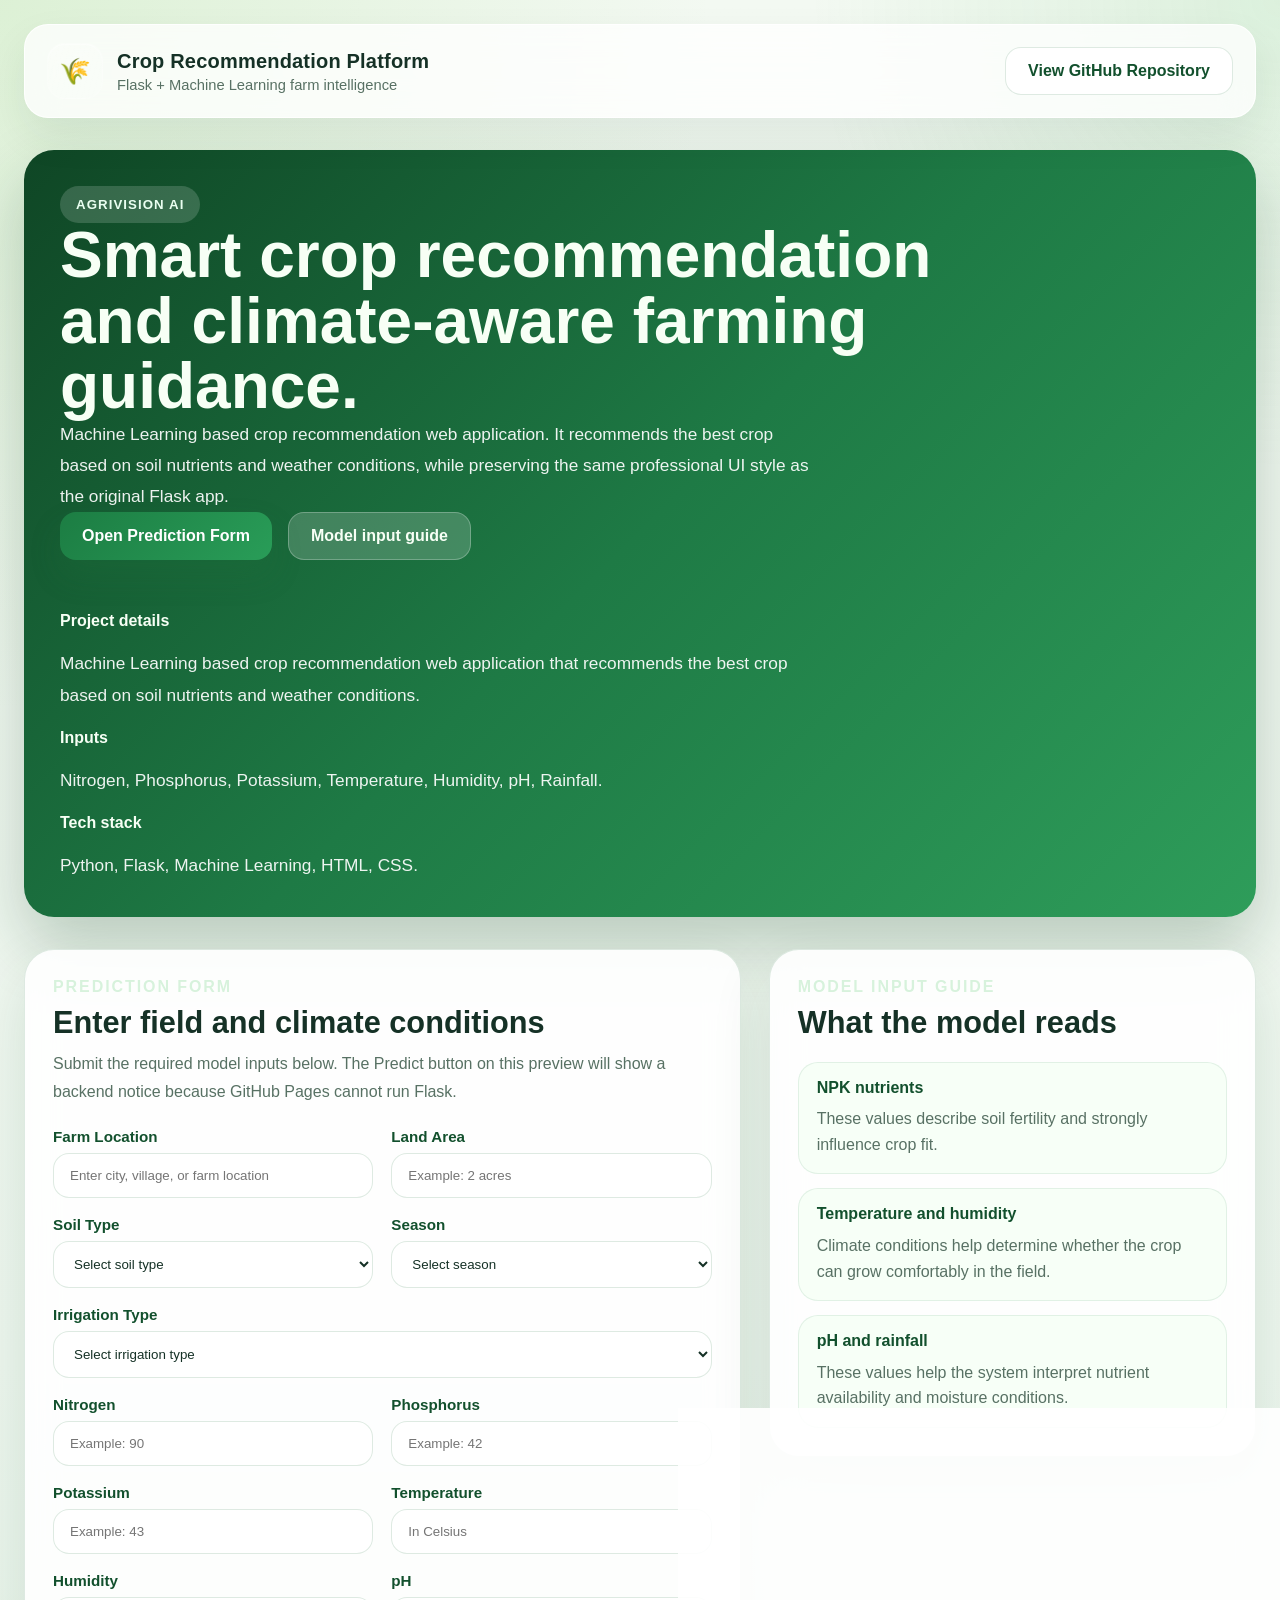
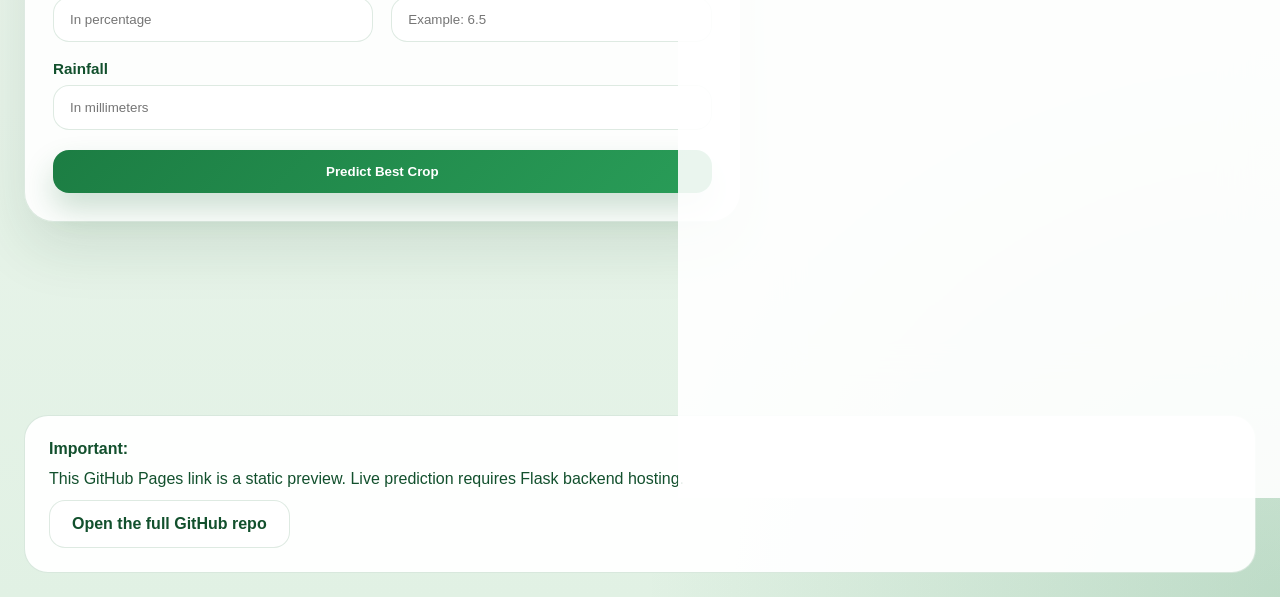
<file: agrivision_ai/crop_recommendation_platform/index.html>
<!DOCTYPE html>
<html lang="en">
<head>
  <meta charset="UTF-8">
  <meta name="viewport" content="width=device-width, initial-scale=1.0">
  <title>Crop Recommendation Platform</title>
  <style>
    :root {
      --bg: #f3f9f2;
      --bg-deep: #e1f1e4;
      --surface: rgba(255, 255, 255, 0.88);
      --surface-soft: rgba(255, 255, 255, 0.72);
      --border: rgba(22, 101, 52, 0.14);
      --text: #153126;
      --muted: #587164;
      --brand: #1e7a45;
      --brand-dark: #12502d;
      --accent: #7abf61;
      --shadow: 0 24px 60px rgba(17, 63, 34, 0.12);
      --radius-xl: 30px;
      --radius-lg: 24px;
      --radius-md: 18px;
      --radius-sm: 14px;
    }

    * {
      box-sizing: border-box;
      margin: 0;
      padding: 0;
    }

    html {
      scroll-behavior: smooth;
    }

    body {
      min-height: 100vh;
      font-family: Candara, "Trebuchet MS", "Segoe UI", sans-serif;
      background:
        radial-gradient(circle at top left, rgba(149, 214, 122, 0.24), transparent 28%),
        radial-gradient(circle at bottom right, rgba(30, 122, 69, 0.18), transparent 25%),
        linear-gradient(180deg, var(--bg), #edf6ee 62%, var(--bg-deep));
      color: var(--text);
      padding: 24px;
    }

    body::before {
      content: "";
      position: fixed;
      inset: 0;
      background: radial-gradient(circle at top right, rgba(99, 196, 108, 0.16), transparent 30%);
      pointer-events: none;
      z-index: -1;
    }

    .page-shell {
      max-width: 1240px;
      margin: 0 auto;
      display: grid;
      gap: 32px;
    }

    header {
      display: flex;
      flex-wrap: wrap;
      justify-content: space-between;
      align-items: center;
      gap: 16px;
      padding: 18px 22px;
      border-radius: var(--radius-lg);
      background: rgba(255, 255, 255, 0.78);
      border: 1px solid rgba(255, 255, 255, 0.85);
      box-shadow: 0 18px 40px rgba(17, 63, 34, 0.08);
      backdrop-filter: blur(16px);
    }

    .brand {
      display: flex;
      align-items: center;
      gap: 14px;
    }

    .brand-mark {
      width: 56px;
      height: 56px;
      border-radius: 18px;
      display: grid;
      place-items: center;
      background: linear-gradient(145deg, rgba(255, 255, 255, 0.24), rgba(255, 255, 255, 0.08));
      border: 1px solid rgba(255, 255, 255, 0.16);
      font-size: 1.6rem;
      color: var(--brand-dark);
      box-shadow: inset 0 1px 0 rgba(255, 255, 255, 0.4);
    }

    .brand-title {
      display: grid;
      gap: 4px;
    }

    .brand-title strong {
      font-size: 1.25rem;
      letter-spacing: 0.01em;
    }

    .brand-title span {
      color: var(--muted);
      font-size: 0.92rem;
    }

    .hero {
      display: grid;
      gap: 24px;
      padding: 36px;
      border-radius: var(--radius-xl);
      background: linear-gradient(135deg, #0f4625, #1e7a45, #2e9d5a);
      color: #f7fff5;
      box-shadow: 0 28px 65px rgba(12, 62, 31, 0.24);
    }

    .hero-tag {
      display: inline-flex;
      align-items: center;
      gap: 0.5rem;
      padding: 0.7rem 1rem;
      border-radius: 999px;
      background: rgba(255, 255, 255, 0.16);
      color: #eafff1;
      font-weight: 700;
      letter-spacing: 0.08em;
      text-transform: uppercase;
      font-size: 0.83rem;
    }

    .hero h1 {
      font-size: clamp(2.4rem, 5vw, 4.8rem);
      line-height: 1.02;
      max-width: 980px;
    }

    .hero p {
      max-width: 760px;
      font-size: 1.08rem;
      line-height: 1.8;
      color: rgba(255, 255, 255, 0.92);
    }

    .hero-actions {
      display: flex;
      flex-wrap: wrap;
      gap: 16px;
    }

    .btn,
    .btn-secondary,
    .btn-link {
      display: inline-flex;
      align-items: center;
      justify-content: center;
      border-radius: 16px;
      padding: 14px 22px;
      font-weight: 700;
      text-decoration: none;
      transition: transform 0.2s ease, box-shadow 0.2s ease, background-color 0.2s ease;
    }

    .btn {
      background: linear-gradient(135deg, #1c7d43, #299d58);
      color: #ffffff;
      box-shadow: 0 16px 30px rgba(31, 113, 57, 0.22);
      border: none;
    }

    .btn:hover {
      transform: translateY(-2px);
    }

    .btn-secondary {
      background: rgba(255, 255, 255, 0.18);
      color: #f7fff5;
      border: 1px solid rgba(255, 255, 255, 0.25);
    }

    .btn-link {
      background: rgba(255, 255, 255, 0.9);
      color: var(--brand-dark);
      border: 1px solid rgba(24, 110, 53, 0.14);
    }

    .page-copy {
      padding: 28px 0 0;
      display: grid;
      gap: 18px;
    }

    .copy-grid {
      display: grid;
      gap: 18px;
    }

    .copy-grid strong {
      color: #f7fff5;
    }

    .section-title {
      font-size: 1rem;
      text-transform: uppercase;
      letter-spacing: 0.12em;
      color: #d7f2dc;
      font-weight: 800;
    }

    .page-layout {
      display: grid;
      gap: 28px;
      grid-template-columns: minmax(0, 1.25fr) minmax(320px, 0.85fr);
      align-items: start;
    }

    .glass-card {
      background: rgba(255, 255, 255, 0.9);
      border: 1px solid rgba(24, 110, 53, 0.14);
      border-radius: var(--radius-xl);
      box-shadow: var(--shadow);
      backdrop-filter: blur(16px);
      padding: 28px;
    }

    .section-heading {
      display: grid;
      gap: 10px;
      margin-bottom: 22px;
    }

    .section-heading h2 {
      font-size: clamp(1.6rem, 2.4vw, 2.2rem);
      line-height: 1.1;
    }

    .section-heading p {
      color: var(--muted);
      line-height: 1.75;
    }

    .smart-form {
      display: grid;
      gap: 20px;
    }

    .form-grid {
      display: grid;
      gap: 18px;
    }

    .form-grid-two {
      grid-template-columns: repeat(2, minmax(0, 1fr));
    }

    .form-grid-full {
      grid-column: 1 / -1;
    }

    .input-group {
      display: grid;
      gap: 8px;
    }

    .input-group label {
      font-weight: 700;
      color: var(--brand-dark);
      font-size: 0.95rem;
    }

    input,
    select {
      width: 100%;
      padding: 14px 16px;
      border-radius: 16px;
      border: 1px solid rgba(24, 110, 53, 0.14);
      background: rgba(255, 255, 255, 0.95);
      color: var(--text);
      transition: border-color 0.2s ease, box-shadow 0.2s ease, background 0.2s ease;
    }

    input:focus,
    select:focus {
      border-color: rgba(30, 122, 69, 0.42);
      box-shadow: 0 0 0 4px rgba(30, 122, 69, 0.1);
      background: #ffffff;
      outline: none;
    }

    .form-note {
      padding: 18px 22px;
      border-radius: 20px;
      background: rgba(241, 250, 237, 0.92);
      border: 1px solid rgba(30, 122, 69, 0.14);
      color: var(--brand-dark);
      line-height: 1.7;
    }

    .side-stack {
      display: grid;
      gap: 18px;
    }

    .clean-list,
    .timeline {
      display: grid;
      gap: 14px;
    }

    .list-row,
    .timeline-item {
      padding: 16px 18px;
      border-radius: 20px;
      background: rgba(247, 255, 247, 0.96);
      border: 1px solid rgba(30, 122, 69, 0.1);
    }

    .list-row strong,
    .timeline-item strong {
      display: block;
      margin-bottom: 0.6rem;
      color: var(--brand-dark);
    }

    .list-row span,
    .timeline-item p {
      color: var(--muted);
      line-height: 1.6;
    }

    .note-banner {
      display: grid;
      gap: 12px;
      padding: 24px;
      border-radius: var(--radius-lg);
      background: rgba(255, 255, 255, 0.95);
      border: 1px solid rgba(24, 110, 53, 0.16);
      color: var(--brand-dark);
    }

    .note-banner strong {
      font-size: 1rem;
    }

    .footer-link {
      display: inline-flex;
      align-items: center;
      justify-content: center;
      padding: 14px 22px;
      border-radius: 16px;
      background: rgba(255, 255, 255, 0.92);
      color: var(--brand-dark);
      border: 1px solid rgba(24, 110, 53, 0.14);
      text-decoration: none;
      font-weight: 700;
      width: fit-content;
    }

    @media (max-width: 980px) {
      .page-layout {
        grid-template-columns: 1fr;
      }

      .form-grid-two {
        grid-template-columns: 1fr;
      }
    }

    @media (max-width: 640px) {
      header,
      .hero,
      .glass-card,
      .note-banner {
        padding: 22px;
      }

      .hero h1 {
        font-size: 2.4rem;
      }

      .hero-actions {
        flex-direction: column;
      }
    }
  </style>
</head>
<body>
  <div class="page-shell">
    <header>
      <div class="brand">
        <div class="brand-mark">🌾</div>
        <div class="brand-title">
          <strong>Crop Recommendation Platform</strong>
          <span>Flask + Machine Learning farm intelligence</span>
        </div>
      </div>

      <a class="footer-link" href="https://github.com/Mohithsriram001/crop-recommendation-platform" target="_blank" rel="noreferrer">
        View GitHub Repository
      </a>
    </header>

    <section class="hero">
      <div>
        <div class="hero-tag">AgriVision AI</div>
        <h1>Smart crop recommendation and climate-aware farming guidance.</h1>
        <p>Machine Learning based crop recommendation web application. It recommends the best crop based on soil nutrients and weather conditions, while preserving the same professional UI style as the original Flask app.</p>

        <div class="hero-actions">
          <a class="btn" href="#prediction-form">Open Prediction Form</a>
          <a class="btn-secondary" href="#model-guide">Model input guide</a>
        </div>
      </div>

      <div class="page-copy">
        <div class="copy-grid">
          <strong>Project details</strong>
          <p>Machine Learning based crop recommendation web application that recommends the best crop based on soil nutrients and weather conditions.</p>
        </div>
        <div class="copy-grid">
          <strong>Inputs</strong>
          <p>Nitrogen, Phosphorus, Potassium, Temperature, Humidity, pH, Rainfall.</p>
        </div>
        <div class="copy-grid">
          <strong>Tech stack</strong>
          <p>Python, Flask, Machine Learning, HTML, CSS.</p>
        </div>
      </div>
    </section>

    <div class="page-layout">
      <div class="glass-card" id="prediction-form">
        <div class="section-heading">
          <span class="section-title">Prediction Form</span>
          <h2>Enter field and climate conditions</h2>
          <p>Submit the required model inputs below. The Predict button on this preview will show a backend notice because GitHub Pages cannot run Flask.</p>
        </div>

        <form class="smart-form" onsubmit="showBackendNotice(event)">
          <div class="form-grid form-grid-two">
            <div class="input-group">
              <label for="location">Farm Location</label>
              <input id="location" type="text" name="location" placeholder="Enter city, village, or farm location" required>
            </div>

            <div class="input-group">
              <label for="land_area">Land Area</label>
              <input id="land_area" type="text" name="land_area" placeholder="Example: 2 acres" required>
            </div>

            <div class="input-group">
              <label for="soil_type">Soil Type</label>
              <select id="soil_type" name="soil_type" required>
                <option value="">Select soil type</option>
                <option>Loam</option>
                <option>Clay</option>
                <option>Sandy</option>
                <option>Silt</option>
              </select>
            </div>

            <div class="input-group">
              <label for="season">Season</label>
              <select id="season" name="season" required>
                <option value="">Select season</option>
                <option>Spring</option>
                <option>Summer</option>
                <option>Monsoon</option>
                <option>Winter</option>
              </select>
            </div>

            <div class="input-group form-grid-full">
              <label for="irrigation">Irrigation Type</label>
              <select id="irrigation" name="irrigation" required>
                <option value="">Select irrigation type</option>
                <option>Drip</option>
                <option>Sprinkler</option>
                <option>Flood</option>
                <option>Manual</option>
              </select>
            </div>

            <div class="input-group">
              <label for="nitrogen">Nitrogen</label>
              <input id="nitrogen" type="number" step="any" name="nitrogen" placeholder="Example: 90" required>
            </div>

            <div class="input-group">
              <label for="phosphorus">Phosphorus</label>
              <input id="phosphorus" type="number" step="any" name="phosphorus" placeholder="Example: 42" required>
            </div>

            <div class="input-group">
              <label for="potassium">Potassium</label>
              <input id="potassium" type="number" step="any" name="potassium" placeholder="Example: 43" required>
            </div>

            <div class="input-group">
              <label for="temperature">Temperature</label>
              <input id="temperature" type="number" step="any" name="temperature" placeholder="In Celsius" required>
            </div>

            <div class="input-group">
              <label for="humidity">Humidity</label>
              <input id="humidity" type="number" step="any" name="humidity" placeholder="In percentage" required>
            </div>

            <div class="input-group">
              <label for="ph">pH</label>
              <input id="ph" type="number" step="any" name="ph" placeholder="Example: 6.5" required>
            </div>

            <div class="input-group form-grid-full">
              <label for="rainfall">Rainfall</label>
              <input id="rainfall" type="number" step="any" name="rainfall" placeholder="In millimeters" required>
            </div>
          </div>

          <button type="submit" class="btn btn-block">Predict Best Crop</button>
        </form>
      </div>

      <div class="side-stack">
        <div class="glass-card">
          <div class="section-heading">
            <span class="section-title">Model Input Guide</span>
            <h2>What the model reads</h2>
          </div>
          <div class="clean-list">
            <div class="list-row">
              <strong>NPK nutrients</strong>
              <span>These values describe soil fertility and strongly influence crop fit.</span>
            </div>
            <div class="list-row">
              <strong>Temperature and humidity</strong>
              <span>Climate conditions help determine whether the crop can grow comfortably in the field.</span>
            </div>
            <div class="list-row">
              <strong>pH and rainfall</strong>
              <span>These values help the system interpret nutrient availability and moisture conditions.</span>
            </div>
          </div>
        </div>

        <div class="glass-card">
          <div class="section-heading">
            <span class="section-title">Data Quality Tips</span>
            <h2>How to get a better result</h2>
          </div>
          <div class="timeline">
            <div class="timeline-item">
              <strong>Use realistic field values</strong>
              <p>Enter measured or estimated values from recent soil and weather observations.</p>
            </div>
            <div class="timeline-item">
              <strong>Choose dropdown values carefully</strong>
              <p>Soil type, season, and irrigation shape the advisory context for the model.</p>
            </div>
            <div class="timeline-item">
              <strong>Review the result holistically</strong>
              <p>Combine the crop recommendation with water planning, growth duration, and plant health monitoring.</p>
            </div>
          </div>
        </div>
      </div>
    </div>

    <div class="note-banner">
      <strong>Important:</strong>
      <p>This GitHub Pages link is a static preview. Live prediction requires Flask backend hosting.</p>
      <a class="footer-link" href="https://github.com/Mohithsriram001/crop-recommendation-platform" target="_blank" rel="noreferrer">Open the full GitHub repo</a>
    </div>
  </div>

  <script>
    function showBackendNotice(event) {
      event.preventDefault();
      alert('Live prediction requires Flask backend hosting.');
    }
  </script>
</body>
</html>
</file>
